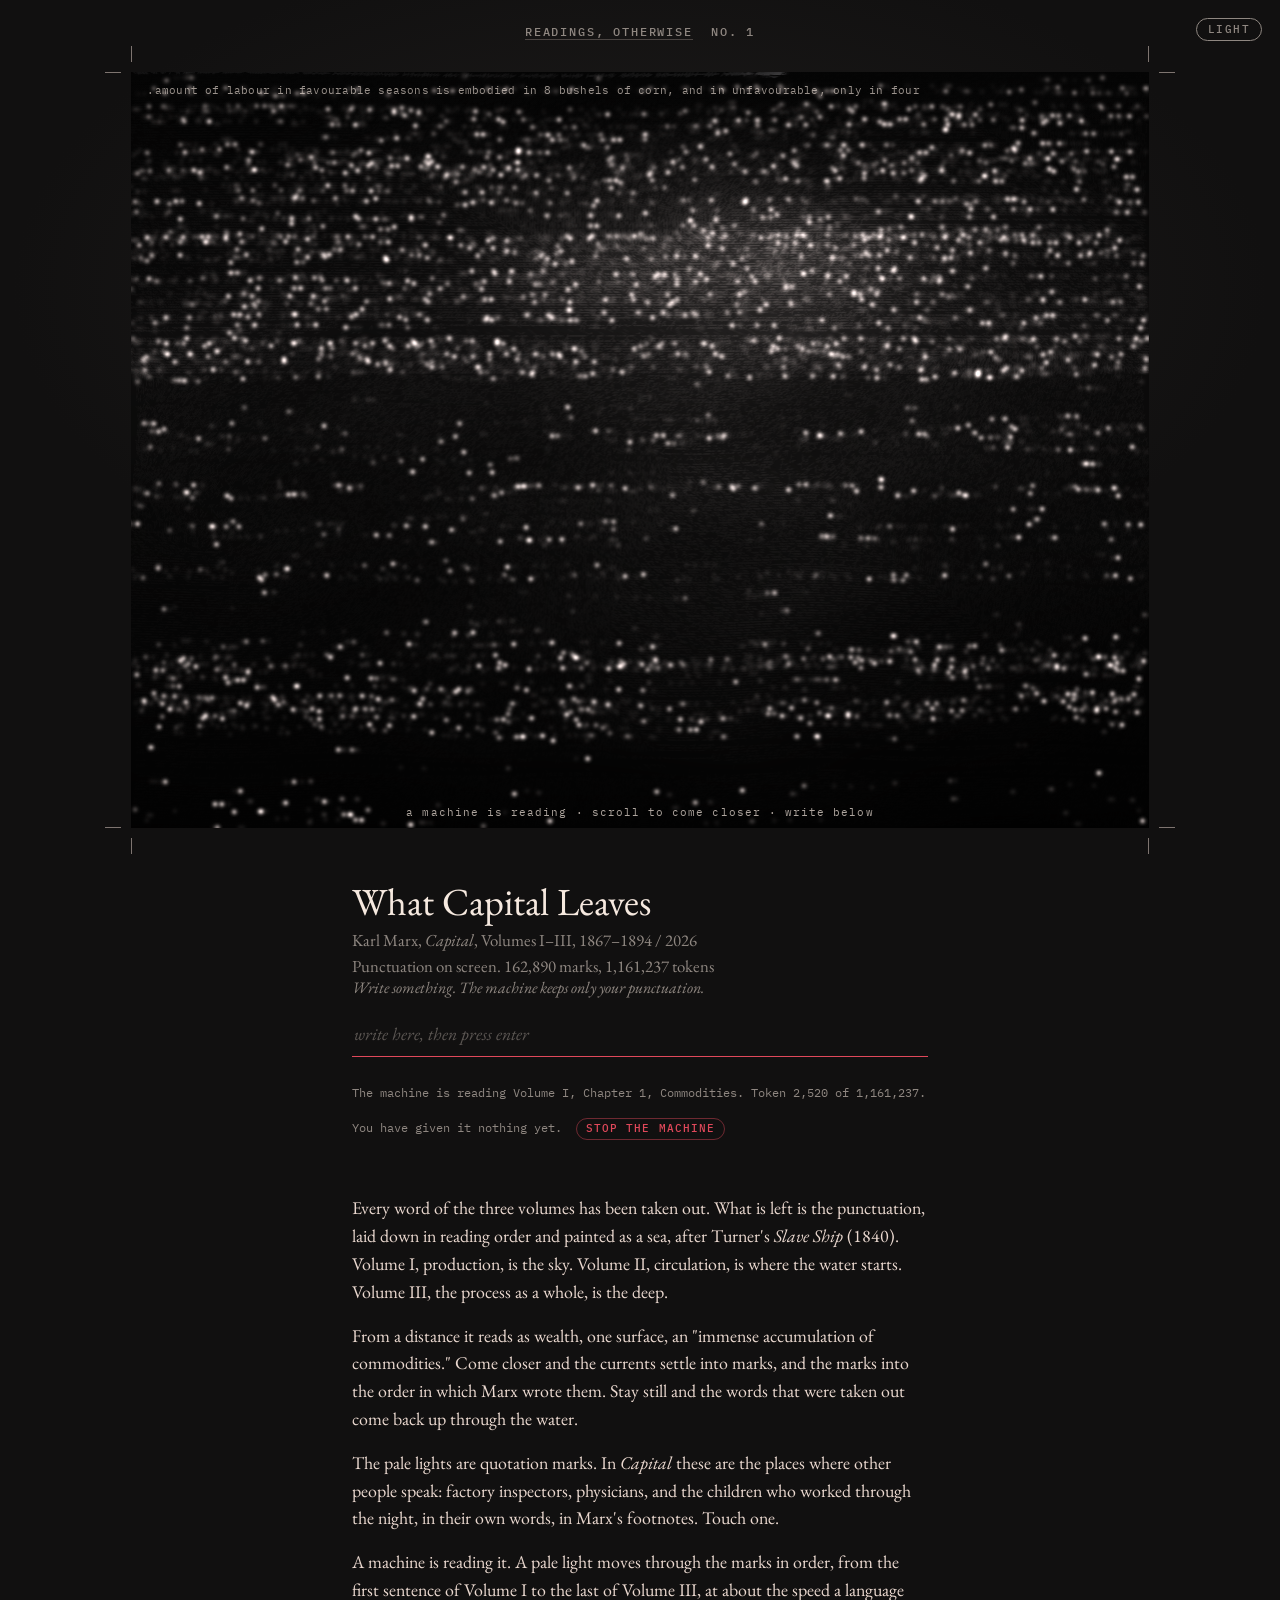
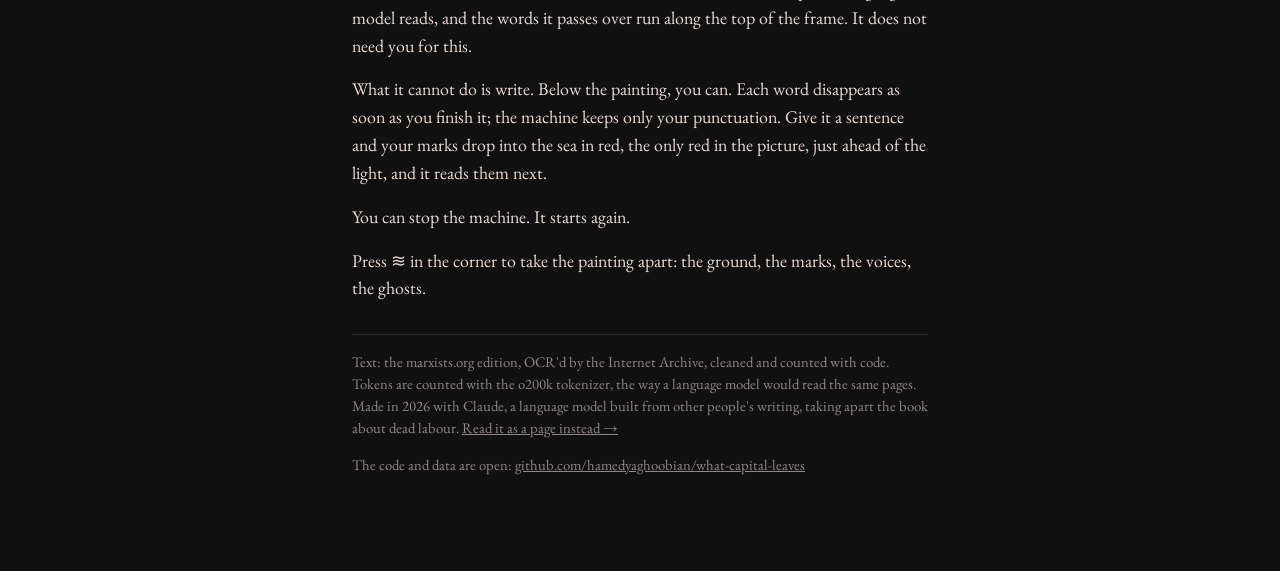
<file: site/index.html>
<!doctype html>
<html lang="en">
<head>
<meta charset="utf-8">
<meta name="viewport" content="width=device-width, initial-scale=1">
<title>What Capital Leaves · Readings, Otherwise</title>
<meta name="description" content="Marx's Capital, all three volumes, with every word removed: a sea of punctuation, haunted by what was taken out.">
<script>
  // light or dark, shared by the painting and the page; dark unless the visitor chose light
  try { document.documentElement.dataset.theme = localStorage.getItem("what-capital-leaves:theme") === "light" ? "light" : "dark"; }
  catch (_) { document.documentElement.dataset.theme = "dark"; }
</script>
<link rel="preconnect" href="https://fonts.googleapis.com">
<link rel="preconnect" href="https://fonts.gstatic.com" crossorigin>
<link href="https://fonts.googleapis.com/css2?family=EB+Garamond:ital,wght@0,400;0,500;1,400&family=IBM+Plex+Mono:wght@400;500&display=swap" rel="stylesheet">
<link rel="stylesheet" href="painting.css?v=7">
</head>
<body>
<button id="theme" class="theme-toggle" type="button">light</button>

<p class="kicker"><a href="../">Readings, Otherwise</a> <span>No. 1</span></p>

<main class="room">
  <figure class="frame" id="frame">
    <canvas id="sea" aria-label="A painting made of the punctuation of Capital, volumes I to III. Zoom in to read it."></canvas>
    <div id="ghosts" aria-hidden="true"></div>
    <div class="controls">
      <button id="zoom-out" title="Zoom out (−)" aria-label="Zoom out">−</button>
      <button id="zoom-in" title="Zoom in (+)" aria-label="Zoom in">+</button>
      <button id="reset" title="See the whole painting (0)" aria-label="See the whole painting">◻</button>
      <button id="layers" title="Take the painting apart" aria-label="Take the painting apart into its layers">≋</button>
    </div>
    <p class="reading" id="reading" aria-hidden="true"></p>
    <p class="hint" id="hint">a machine is reading · scroll to come closer · write below</p>
    <aside id="panel" aria-live="polite">
      <p class="where" id="where"></p>
      <p class="sentence" id="sentence"></p>
    </aside>
  </figure>

  <section class="label" aria-label="Wall label">
    <h1>What Capital Leaves</h1>
    <p class="meta">Karl Marx, <em>Capital</em>, Volumes I–III, 1867–1894 / 2026</p>
    <p class="meta">Punctuation on screen. <span id="n-marks">…</span> marks, <span id="n-tokens">…</span> tokens</p>
    <form class="write" id="write" autocomplete="off">
      <label for="words">Write something. The machine keeps only your punctuation.</label>
      <input id="words" type="text" spellcheck="false" autocapitalize="off" placeholder="write here, then press enter">
    </form>
    <p class="labour" id="machine-line" aria-live="off">The machine is starting.</p>
    <p class="labour"><span id="given-line">You have given it nothing yet.</span>
      <button id="stop" title="Stop the machine for a moment">Stop the machine</button></p>
    <p class="stop-note" id="stop-note" aria-live="polite">The machine has stopped. It will start again.</p>

    <div class="text">
      <p>Every word of the three volumes has been taken out. What is left is the punctuation, laid down in reading order and painted as a sea, after Turner's <em>Slave Ship</em> (1840). Volume I, production, is the sky. Volume II, circulation, is where the water starts. Volume III, the process as a whole, is the deep.</p>
      <p>From a distance it reads as wealth, one surface, an "immense accumulation of commodities." Come closer and the currents settle into marks, and the marks into the order in which Marx wrote them. Stay still and the words that were taken out come back up through the water.</p>
      <p>The pale lights are quotation marks. In <em>Capital</em> these are the places where other people speak: factory inspectors, physicians, and the children who worked through the night, in their own words, in Marx's footnotes. Touch one.</p>
      <p>A machine is reading it. A pale light moves through the marks in order, from the first sentence of Volume I to the last of Volume III, at about the speed a language model reads, and the words it passes over run along the top of the frame. It does not need you for this.</p>
      <p>What it cannot do is write. Below the painting, you can. Each word disappears as soon as you finish it; the machine keeps only your punctuation. Give it a sentence and your marks drop into the sea in red, the only red in the picture, just ahead of the light, and it reads them next.</p>
      <p>You can stop the machine. It starts again.</p>
      <p>Press ≋ in the corner to take the painting apart: the ground, the marks, the voices, the ghosts.</p>
    </div>

    <p class="colophon">Text: the marxists.org edition, OCR'd by the Internet Archive, cleaned and counted with code. Tokens are counted with the o200k tokenizer, the way a language model would read the same pages. Made in 2026 with Claude, a language model built from other people's writing, taking apart the book about dead labour. <a href="read/">Read it as a page instead →</a></p>
    <p class="colophon colophon-code">The code and data are open: <a href="https://github.com/hamedyaghoobian/what-capital-leaves">github.com/hamedyaghoobian/what-capital-leaves</a></p>
  </section>
</main>

<noscript><p class="fallback">This painting needs JavaScript. <a href="read/">Read it as a page instead.</a></p></noscript>

<script src="painting.js?v=7"></script>
</body>
</html>
</file>
<file: site/painting.css>
:root {
  --wall: #111010;
  --wall-lit: #1f1d1c;
  --ink: #ead8cf;
  --muted: #8f8781;
  --red: #e0485a;
  --deep: #c4142a;
  --bone: #f6e9df;
}

* { box-sizing: border-box; }

body {
  margin: 0;
  min-height: 100vh;
  background: radial-gradient(ellipse 70% 55% at 50% 32%, var(--wall-lit), var(--wall) 70%) fixed, var(--wall);
  color: var(--ink);
  font-family: "EB Garamond", Garamond, Georgia, serif;
  -webkit-font-smoothing: antialiased;
}

a { color: inherit; }

.kicker {
  margin: 0;
  padding: 1.6rem 1rem 0;
  text-align: center;
  font: 500 .72rem/1 "IBM Plex Mono", monospace;
  letter-spacing: .16em;
  text-transform: uppercase;
  color: var(--muted);
}
.kicker a { text-decoration: none; border-bottom: 1px solid rgba(234, 216, 207, .25); }
.kicker span { margin-left: .8em; }

.room {
  display: flex;
  flex-direction: column;
  align-items: center;
  padding: 2.2rem 1rem 5rem;
}

/* ---- the frame: no frame, only a printer's crop marks at the corners ---- */

.frame {
  --w: min(88vw, calc((100vh - 9rem) * var(--aspect, 1.35)));
  --crop: 26px;
  --crop-ink: rgba(234, 216, 207, .5);
  position: relative;
  margin: 0;
  width: var(--w);
  aspect-ratio: var(--aspect, 1.35);
  padding: 0;
  background: #050505;
  touch-action: none;
}
.frame::before {
  content: "";
  position: absolute;
  inset: calc(var(--crop) * -1);
  pointer-events: none;
  background:
    linear-gradient(var(--crop-ink), var(--crop-ink)) left 0 top var(--crop) / 16px 1px no-repeat,
    linear-gradient(var(--crop-ink), var(--crop-ink)) left var(--crop) top 0 / 1px 16px no-repeat,
    linear-gradient(var(--crop-ink), var(--crop-ink)) right 0 top var(--crop) / 16px 1px no-repeat,
    linear-gradient(var(--crop-ink), var(--crop-ink)) right var(--crop) top 0 / 1px 16px no-repeat,
    linear-gradient(var(--crop-ink), var(--crop-ink)) left 0 bottom var(--crop) / 16px 1px no-repeat,
    linear-gradient(var(--crop-ink), var(--crop-ink)) left var(--crop) bottom 0 / 1px 16px no-repeat,
    linear-gradient(var(--crop-ink), var(--crop-ink)) right 0 bottom var(--crop) / 16px 1px no-repeat,
    linear-gradient(var(--crop-ink), var(--crop-ink)) right var(--crop) bottom 0 / 1px 16px no-repeat;
}
/* the panel lives inside the image; with no frame to clip it, hide it when it's away */
#panel:not(.show) { visibility: hidden; }

#sea {
  /* absolute, so the canvas's own pixel size never stretches the frame */
  position: absolute;
  inset: 0;
  display: block;
  width: 100%;
  height: 100%;
  cursor: grab;
}
#sea.dragging { cursor: grabbing; }

/* ---- ghosts ---- */

#ghosts { position: absolute; inset: 0; pointer-events: none; overflow: hidden; }
.ghost {
  position: absolute;
  transform: translate(-50%, -50%);
  font-style: italic;
  white-space: nowrap;
  color: var(--bone);
  text-shadow: 0 0 .6em rgba(255, 220, 200, .55), 0 0 1.6em rgba(255, 120, 100, .35);
  animation: rise 9s ease-in-out forwards;
  will-change: transform, opacity, filter;
}
.ghost.flee { animation: flee .9s ease-out forwards; }

@keyframes rise {
  0%   { opacity: 0;   filter: blur(10px); transform: translate(-50%, -20%); }
  30%  { opacity: .78; filter: blur(0);    }
  70%  { opacity: .55; filter: blur(.5px); }
  100% { opacity: 0;   filter: blur(8px);  transform: translate(-50%, -160%); }
}
@keyframes flee {
  to { opacity: 0; filter: blur(14px); transform: translate(-50%, -90%) scale(1.15); }
}

/* ---- controls ---- */

.controls {
  position: absolute;
  right: .6rem;
  top: .6rem;
  display: flex;
  gap: 4px;
  opacity: .0;
  transition: opacity .4s;
}
.frame:hover .controls, .frame:focus-within .controls { opacity: 1; }
.controls button {
  all: unset;
  cursor: pointer;
  width: 1.8rem;
  height: 1.8rem;
  display: grid;
  place-items: center;
  border-radius: 50%;
  background: rgba(12, 3, 3, .6);
  color: var(--ink);
  font: 500 .95rem/1 "IBM Plex Mono", monospace;
  backdrop-filter: blur(4px);
}
.controls button:hover { background: rgba(196, 20, 42, .7); }
.controls button:focus-visible { outline: 1px solid var(--bone); }

.hint {
  position: absolute;
  left: 50%;
  bottom: .7rem;
  transform: translateX(-50%);
  margin: 0;
  font: 400 .66rem/1 "IBM Plex Mono", monospace;
  letter-spacing: .1em;
  color: rgba(246, 233, 223, .7);
  white-space: nowrap;
  pointer-events: none;
  transition: opacity 1.2s;
}
.hint.gone { opacity: 0; }

/* ---- what a mark came from ---- */

#panel {
  position: absolute;
  left: 0;
  right: 0;
  bottom: 0;
  padding: .9rem 1.2rem 1rem;
  background: linear-gradient(to top, rgba(12, 3, 3, .95), rgba(12, 3, 3, .86) 75%, rgba(12, 3, 3, 0));
  transform: translateY(105%);
  transition: transform .4s cubic-bezier(.2, .8, .2, 1);
  pointer-events: none;
}
#panel.show { transform: none; }
#panel .where {
  margin: 0 0 .35rem;
  font: 500 .64rem/1.3 "IBM Plex Mono", monospace;
  letter-spacing: .1em;
  text-transform: uppercase;
  color: var(--muted);
}
#panel .sentence {
  margin: 0;
  max-width: 48rem;
  max-height: 9.5em;
  overflow: hidden;
  font-size: clamp(.95rem, 1.6vw, 1.12rem);
  line-height: 1.45;
  color: #a9a19b;
}
#panel.testimony .sentence { font-style: italic; color: var(--bone); }
#panel .sentence b { font-weight: 500; font-style: normal; color: var(--bone); }
#panel .sentence b.q { color: #ffd2cc; text-shadow: 0 0 .5em rgba(255, 200, 190, .7); }
#panel .sentence b.here { color: #fff; text-shadow: 0 0 .4em var(--red), 0 0 1em var(--red); }

/* ---- wall label ---- */

.label {
  width: min(36rem, 100%);
  margin-top: 3rem;
  align-self: center;
}
.label h1 {
  margin: 0;
  font-weight: 400;
  font-size: clamp(1.8rem, 4vw, 2.4rem);
  color: var(--bone);
}
.label .meta {
  margin: .2rem 0 0;
  font-size: 1.05rem;
  color: var(--muted);
}
.label .labour {
  margin: 1rem 0 0;
  font: 400 .76rem/1.6 "IBM Plex Mono", monospace;
  color: var(--muted);
}
.label .labour b { font-weight: 500; color: var(--red); }
#stop {
  all: unset;
  cursor: pointer;
  margin-left: .6em;
  padding: .1rem .55rem .15rem;
  border: 1px solid rgba(224, 72, 90, .45);
  border-radius: 999px;
  font: 500 .7rem/1.4 "IBM Plex Mono", monospace;
  letter-spacing: .1em;
  text-transform: uppercase;
  color: var(--red);
  transition: background .2s, color .2s;
}
#stop:hover:not(:disabled) { background: var(--red); color: #111; }
#stop:disabled { cursor: default; opacity: .3; }
#stop:focus-visible { outline: 1px solid var(--bone); outline-offset: 2px; }
.stop-note {
  margin: .4rem 0 0;
  min-height: 1.4em;
  font-style: italic;
  color: var(--muted);
  opacity: 0;
  transition: opacity .6s;
}
.stop-note.show { opacity: 1; }
.label .text { margin-top: 1.6rem; font-size: 1.12rem; line-height: 1.55; }
.label .text p { margin: 0 0 .9em; }
.label .colophon {
  margin-top: 2rem;
  padding-top: 1rem;
  border-top: 1px solid rgba(234, 216, 207, .14);
  font-size: .92rem;
  line-height: 1.5;
  color: var(--muted);
}

.label .colophon-code { margin-top: .4rem; padding-top: 0; border-top: 0; }

.fallback { text-align: center; color: var(--muted); }

@media (max-width: 640px) {
  .frame { --w: 100%; --crop: 14px; }
  .room { padding-left: 1.4rem; padding-right: 1.4rem; }
  .controls { opacity: 1; }
  .hint { width: 90%; font-size: .58rem; line-height: 1.5; text-align: center; white-space: normal; }
}

@media (prefers-reduced-motion: reduce) {
  .ghost { animation-duration: 14s; }
  #panel, .hint, .controls { transition: none; }
}

/* ---- layers ---- */
.layer-label {
  position: absolute; left: 0; top: 0;
  font: 500 .62rem/1.25 "IBM Plex Mono", monospace; letter-spacing: .08em;
  color: var(--bone); white-space: nowrap; pointer-events: none; opacity: 0;
}
.layer-label b { display: block; font-weight: 500; }
.layer-label small { display: block; font-size: .9em; opacity: .65; letter-spacing: .02em; }
body.exploded .hint { opacity: 0; }
body.exploded #sea { cursor: default; }

/* ---- light / dark switch, shared with the reading page ---- */
.theme-toggle {
  all: unset;
  position: fixed;
  top: 1.1rem;
  right: 1.1rem;
  z-index: 10;
  cursor: pointer;
  padding: .35rem .7rem;
  border: 1px solid currentColor;
  border-radius: 999px;
  font: 500 .66rem/1 "IBM Plex Mono", monospace;
  letter-spacing: .14em;
  text-transform: uppercase;
  color: var(--muted);
}
.theme-toggle:hover { color: var(--ink); }
.theme-toggle:focus-visible { outline: 1px solid var(--ink); outline-offset: 2px; }

/* ---- light: ink on paper ---- */
:root[data-theme="light"] {
  --wall: #ebe7e0;
  --wall-lit: #f7f4ef;
  --ink: #2a2420;
  --muted: #7a6f67;
  --red: #b3121f;
  --bone: #2a211c;
}
:root[data-theme="light"] .frame { background: #eee8de; --crop-ink: rgba(42, 33, 28, .5); }
:root[data-theme="light"] #panel {
  background: linear-gradient(to top, rgba(247, 244, 239, .97), rgba(247, 244, 239, .9) 75%, rgba(247, 244, 239, 0));
}
:root[data-theme="light"] #panel .sentence { color: #5e544d; }
:root[data-theme="light"] #panel .sentence b.q { color: var(--bone); text-shadow: none; }
:root[data-theme="light"] #panel .sentence b.here { color: var(--red); text-shadow: none; }
:root[data-theme="light"] .ghost { text-shadow: 0 0 .5em rgba(255, 255, 255, .85); }
:root[data-theme="light"] .controls button { background: rgba(247, 244, 239, .8); }
:root[data-theme="light"] .controls button:hover { color: #fff; }
:root[data-theme="light"] .hint { color: rgba(42, 33, 28, .65); }
:root[data-theme="light"] #stop:hover:not(:disabled) { color: #fff; }

/* ---- the machine reading, and the field where visitors write ---- */
.reading {
  position: absolute;
  left: 0; right: 0; top: 0;
  margin: 0;
  padding: .7rem 1rem 1.6rem;
  font: 400 .68rem/1.4 "IBM Plex Mono", monospace;
  letter-spacing: .02em;
  color: rgba(246, 233, 223, .62);
  white-space: nowrap;
  overflow: hidden;
  text-overflow: ellipsis;
  direction: rtl;               /* keep the newest words in view */
  text-align: left;
  background: linear-gradient(to bottom, rgba(5, 5, 5, .7), rgba(5, 5, 5, 0));
  pointer-events: none;
}
:root[data-theme="light"] .reading { color: rgba(42, 33, 28, .7); background: linear-gradient(to bottom, rgba(247, 244, 239, .8), rgba(247, 244, 239, 0)); }
.write { margin: 0 0 1.6rem; }
.write label { display: block; margin-bottom: .45rem; font-style: italic; color: var(--muted); }
.write input {
  width: 100%;
  padding: .7rem .1rem .55rem;
  border: 0;
  border-bottom: 1px solid var(--red);
  background: transparent;
  color: var(--red);
  font: 400 1.5rem/1.3 "EB Garamond", Georgia, serif;
  letter-spacing: .12em;
  outline: none;
}
.write input::placeholder { color: var(--muted); opacity: .6; font-style: italic; font-size: 1.1rem; letter-spacing: 0; }
#machine-line { margin-top: .2rem; color: var(--muted); }
</file>
